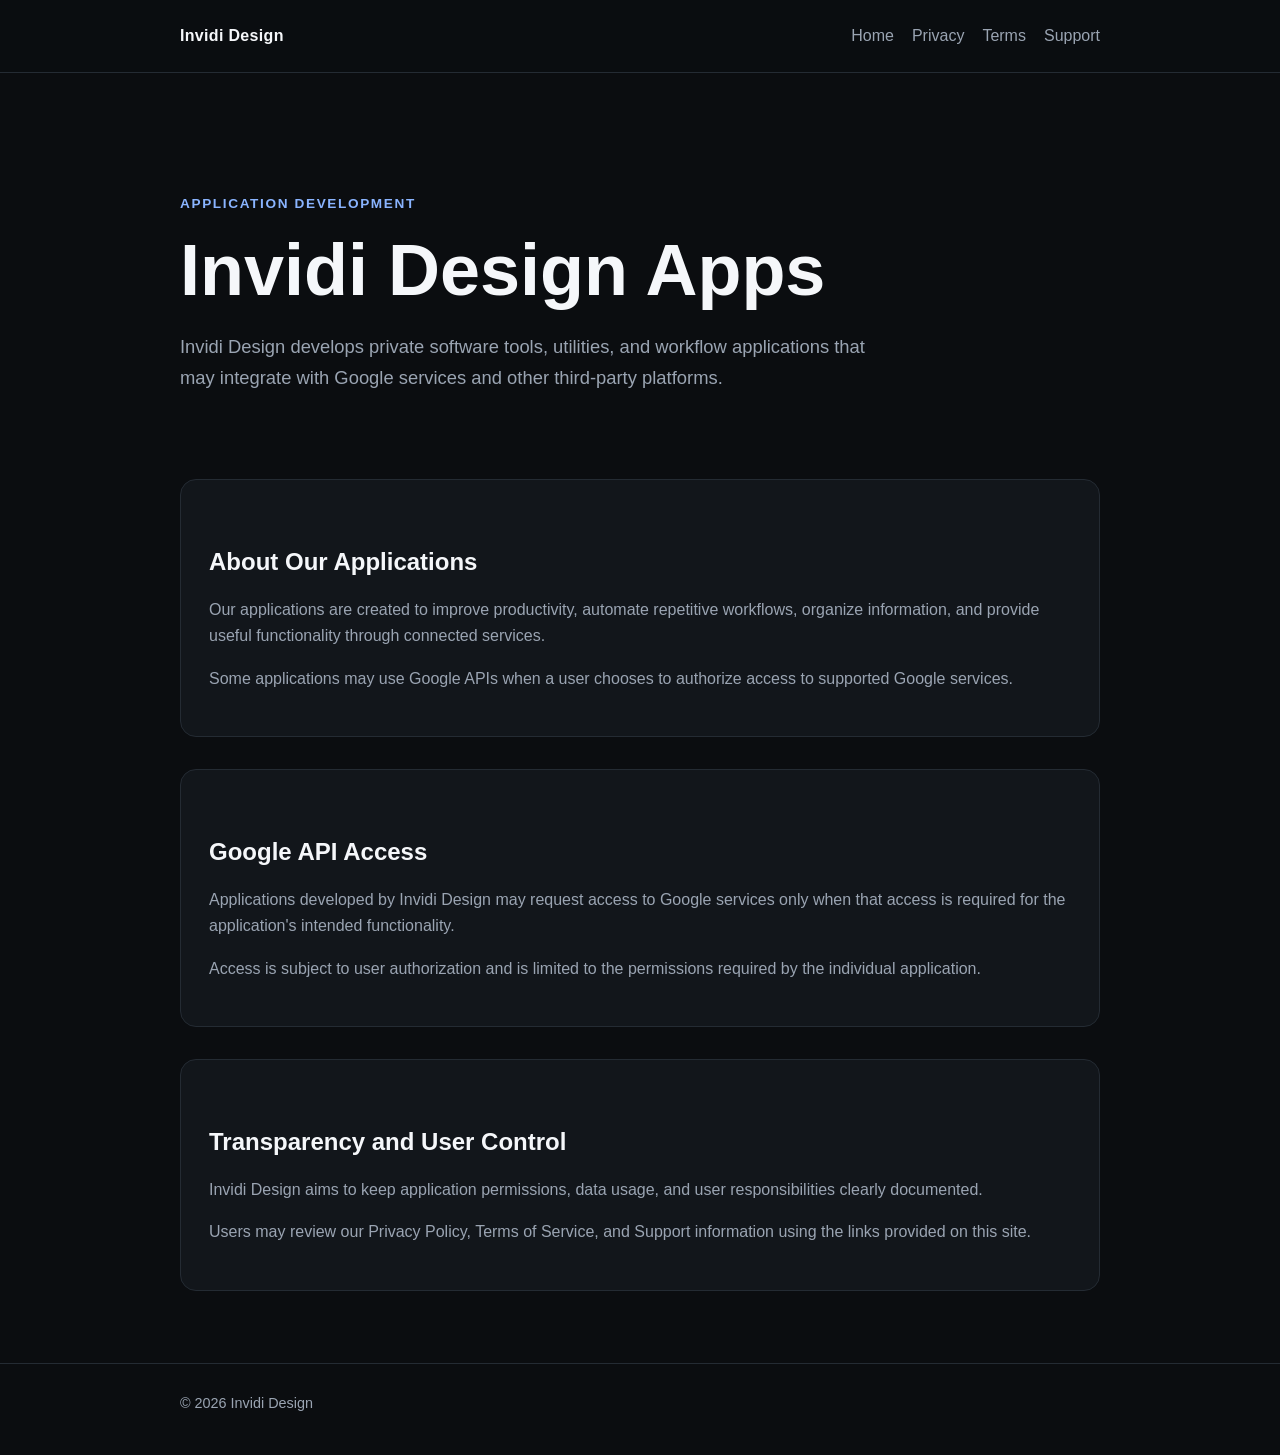
<file: index.html>
<!DOCTYPE html>
<html lang="en">
<head>
  <meta charset="UTF-8">
  <meta name="viewport" content="width=device-width, initial-scale=1.0">

  <title>Invidi Design Apps</title>

  <meta
    name="description"
    content="Official application and development website for Invidi Design."
  >

  <link rel="stylesheet" href="styles.css">
</head>

<body>

  <header>
    <div class="container header-inner">
      <a class="brand" href="/">Invidi Design</a>

      <nav>
        <a href="/">Home</a>
        <a href="/privacy.html">Privacy</a>
        <a href="/terms.html">Terms</a>
        <a href="/support.html">Support</a>
      </nav>
    </div>
  </header>

  <main>
    <div class="container">

      <section class="hero">
        <div class="eyebrow">Application Development</div>

        <h1>Invidi Design Apps</h1>

        <p class="lead">
          Invidi Design develops private software tools, utilities,
          and workflow applications that may integrate with Google
          services and other third-party platforms.
        </p>
      </section>

      <section class="card">
        <h2>About Our Applications</h2>

        <p>
          Our applications are created to improve productivity,
          automate repetitive workflows, organize information,
          and provide useful functionality through connected services.
        </p>

        <p>
          Some applications may use Google APIs when a user chooses
          to authorize access to supported Google services.
        </p>
      </section>

      <section class="card">
        <h2>Google API Access</h2>

        <p>
          Applications developed by Invidi Design may request access
          to Google services only when that access is required for
          the application's intended functionality.
        </p>

        <p>
          Access is subject to user authorization and is limited to
          the permissions required by the individual application.
        </p>
      </section>

      <section class="card">
        <h2>Transparency and User Control</h2>

        <p>
          Invidi Design aims to keep application permissions,
          data usage, and user responsibilities clearly documented.
        </p>

        <p>
          Users may review our Privacy Policy, Terms of Service,
          and Support information using the links provided on this site.
        </p>
      </section>

    </div>
  </main>

  <footer>
    <div class="container">
      © 2026 Invidi Design
    </div>
  </footer>

</body>
</html>
</file>
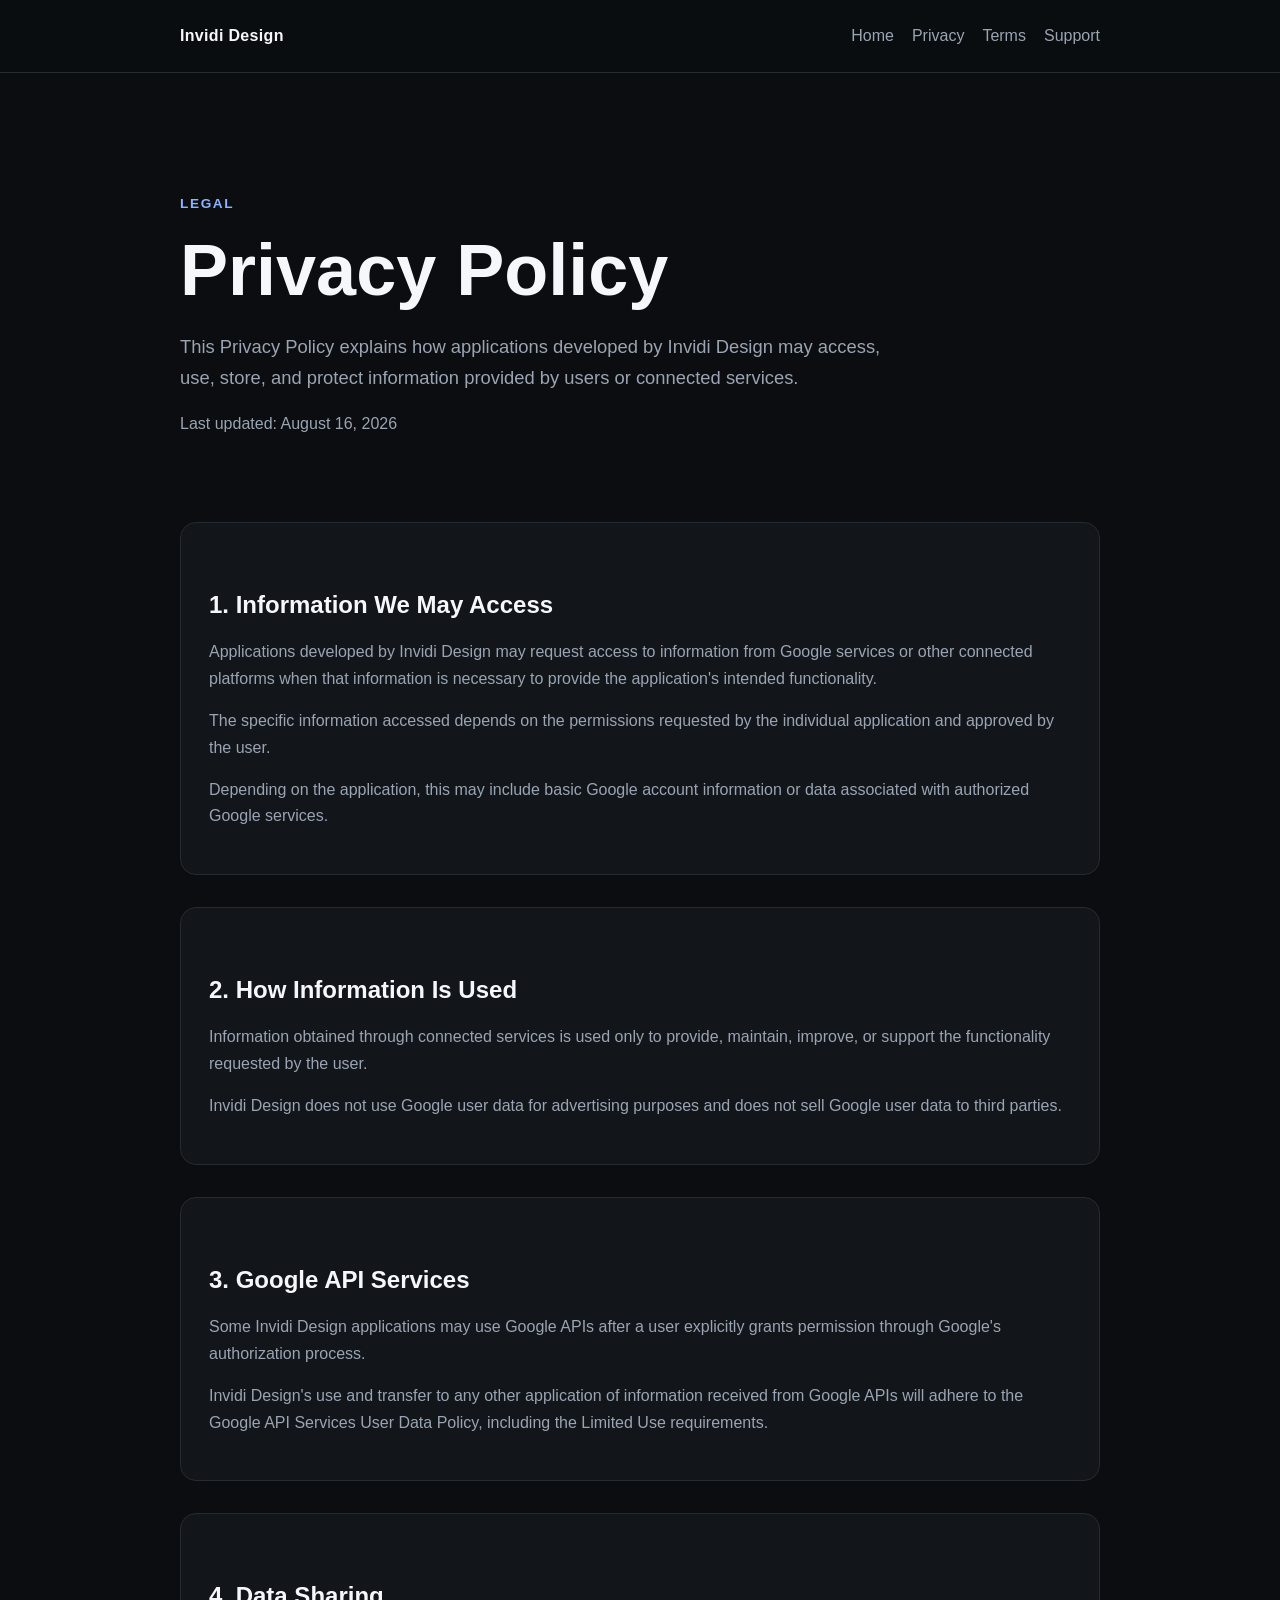
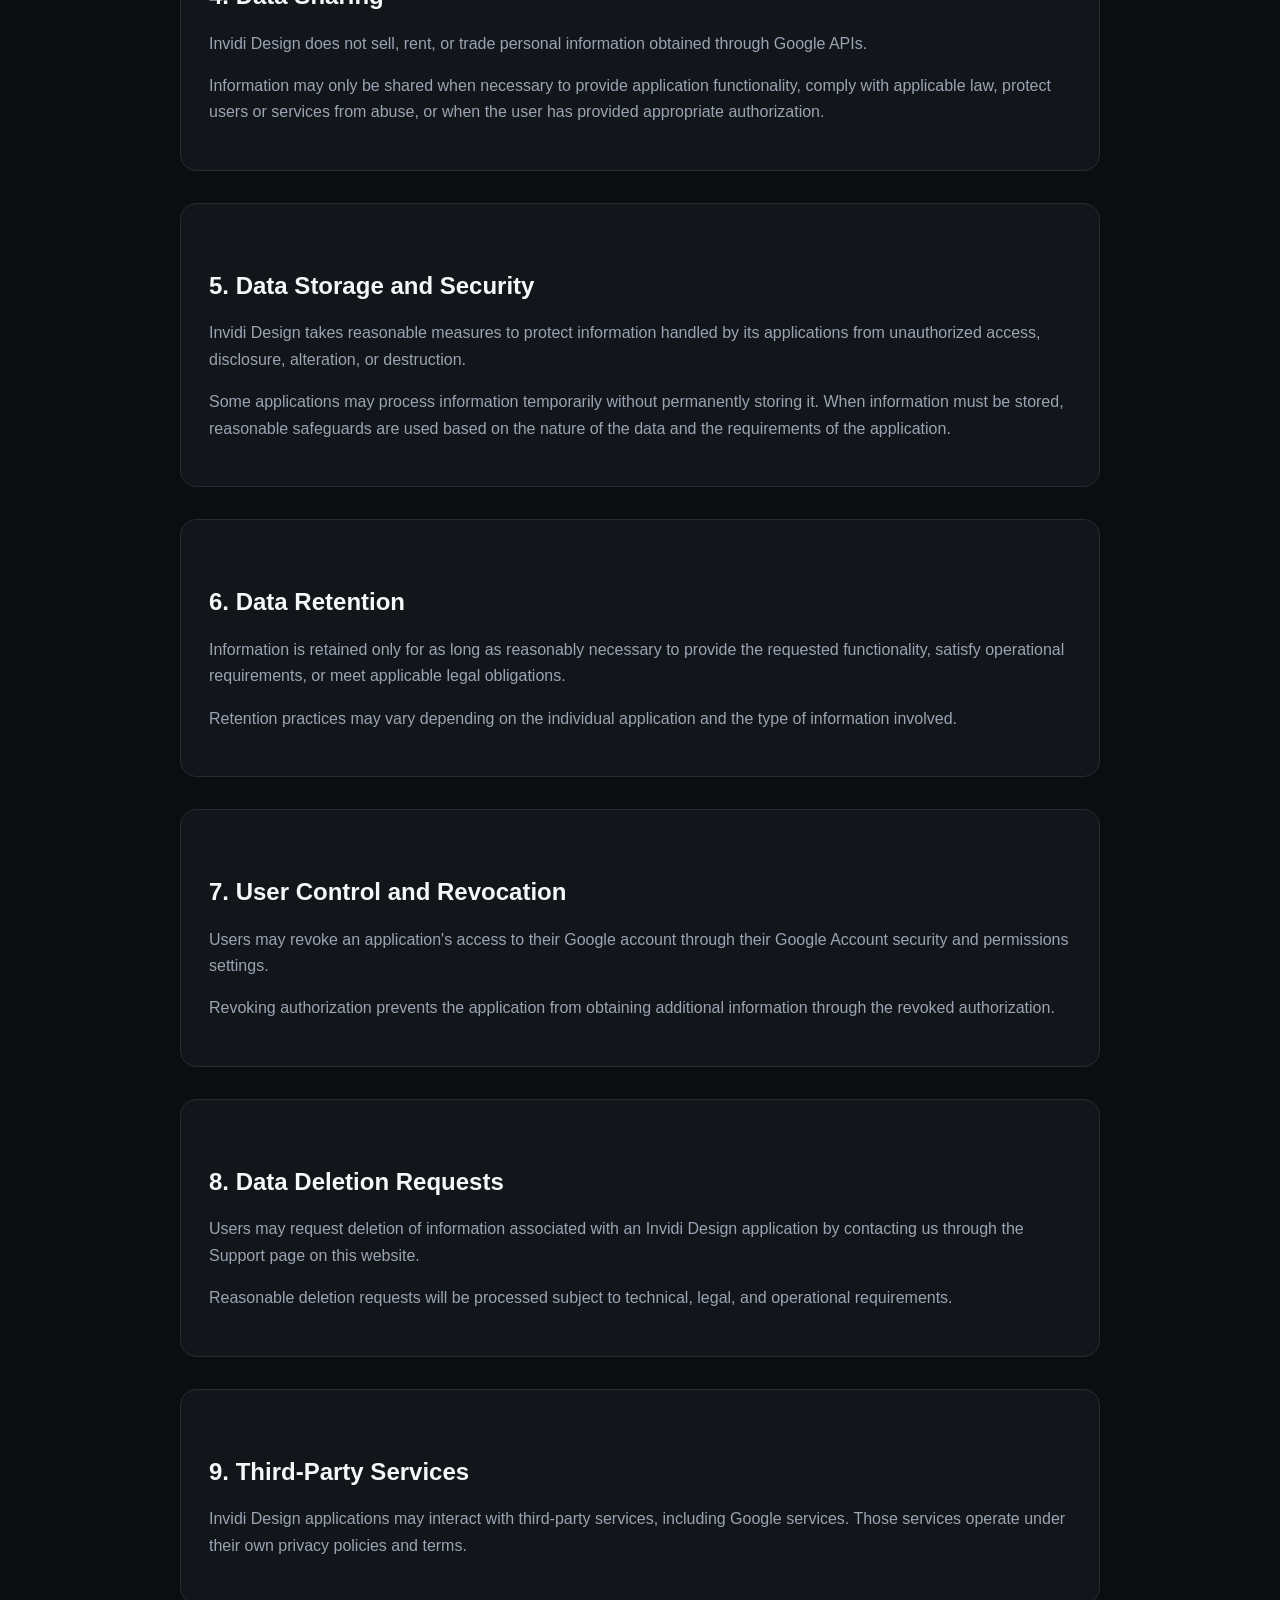
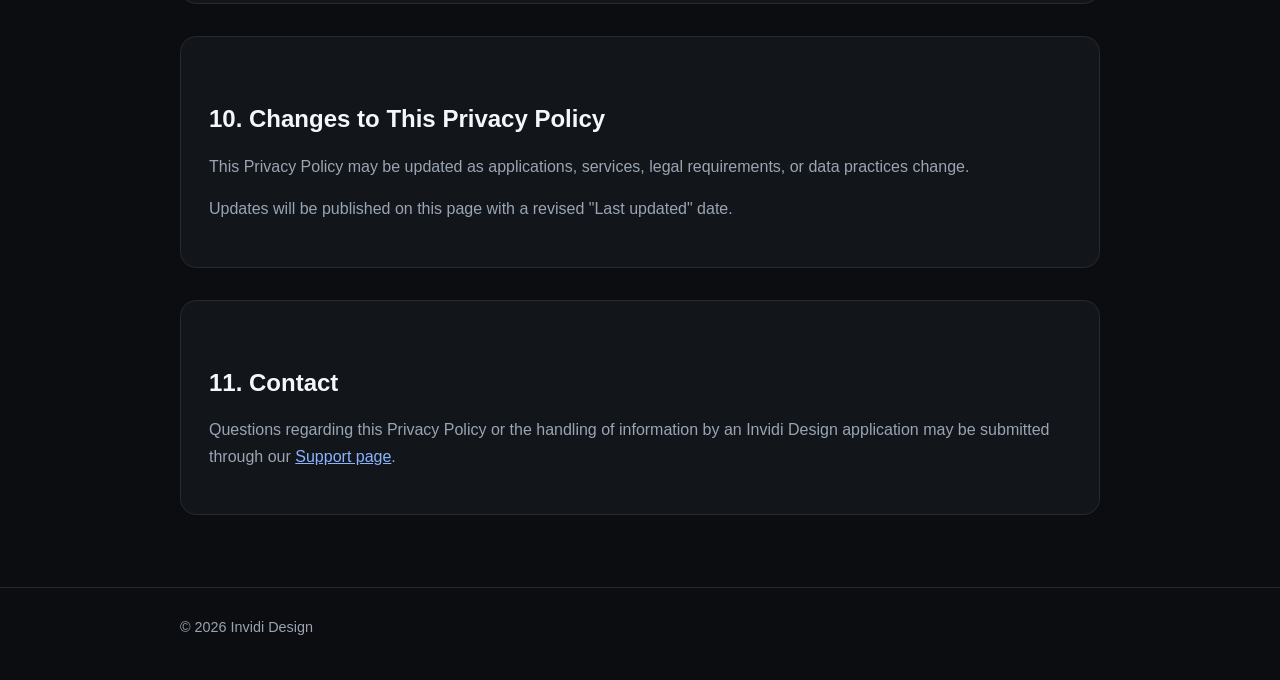
<file: privacy.html>
<!DOCTYPE html>
<html lang="en">
<head>
  <meta charset="UTF-8">
  <meta name="viewport" content="width=device-width, initial-scale=1.0">

  <title>Privacy Policy | Invidi Design</title>

  <meta
    name="description"
    content="Privacy Policy for applications and services developed by Invidi Design."
  >

  <link rel="stylesheet" href="styles.css">
</head>

<body>

  <header>
    <div class="container header-inner">
      <a class="brand" href="/">Invidi Design</a>

      <nav>
        <a href="/">Home</a>
        <a href="/privacy.html">Privacy</a>
        <a href="/terms.html">Terms</a>
        <a href="/support.html">Support</a>
      </nav>
    </div>
  </header>

  <main>
    <div class="container">

      <section class="hero">
        <div class="eyebrow">Legal</div>

        <h1>Privacy Policy</h1>

        <p class="lead">
          This Privacy Policy explains how applications developed by
          Invidi Design may access, use, store, and protect information
          provided by users or connected services.
        </p>

        <p>
          Last updated: August 16, 2026
        </p>
      </section>

      <section class="card">
        <h2>1. Information We May Access</h2>

        <p>
          Applications developed by Invidi Design may request access to
          information from Google services or other connected platforms
          when that information is necessary to provide the application's
          intended functionality.
        </p>

        <p>
          The specific information accessed depends on the permissions
          requested by the individual application and approved by the user.
        </p>

        <p>
          Depending on the application, this may include basic Google
          account information or data associated with authorized Google
          services.
        </p>
      </section>

      <section class="card">
        <h2>2. How Information Is Used</h2>

        <p>
          Information obtained through connected services is used only
          to provide, maintain, improve, or support the functionality
          requested by the user.
        </p>

        <p>
          Invidi Design does not use Google user data for advertising
          purposes and does not sell Google user data to third parties.
        </p>
      </section>

      <section class="card">
        <h2>3. Google API Services</h2>

        <p>
          Some Invidi Design applications may use Google APIs after a
          user explicitly grants permission through Google's authorization
          process.
        </p>

        <p>
          Invidi Design's use and transfer to any other application of
          information received from Google APIs will adhere to the
          Google API Services User Data Policy, including the Limited
          Use requirements.
        </p>
      </section>

      <section class="card">
        <h2>4. Data Sharing</h2>

        <p>
          Invidi Design does not sell, rent, or trade personal information
          obtained through Google APIs.
        </p>

        <p>
          Information may only be shared when necessary to provide
          application functionality, comply with applicable law, protect
          users or services from abuse, or when the user has provided
          appropriate authorization.
        </p>
      </section>

      <section class="card">
        <h2>5. Data Storage and Security</h2>

        <p>
          Invidi Design takes reasonable measures to protect information
          handled by its applications from unauthorized access, disclosure,
          alteration, or destruction.
        </p>

        <p>
          Some applications may process information temporarily without
          permanently storing it. When information must be stored,
          reasonable safeguards are used based on the nature of the data
          and the requirements of the application.
        </p>
      </section>

      <section class="card">
        <h2>6. Data Retention</h2>

        <p>
          Information is retained only for as long as reasonably necessary
          to provide the requested functionality, satisfy operational
          requirements, or meet applicable legal obligations.
        </p>

        <p>
          Retention practices may vary depending on the individual
          application and the type of information involved.
        </p>
      </section>

      <section class="card">
        <h2>7. User Control and Revocation</h2>

        <p>
          Users may revoke an application's access to their Google account
          through their Google Account security and permissions settings.
        </p>

        <p>
          Revoking authorization prevents the application from obtaining
          additional information through the revoked authorization.
        </p>
      </section>

      <section class="card">
        <h2>8. Data Deletion Requests</h2>

        <p>
          Users may request deletion of information associated with an
          Invidi Design application by contacting us through the Support
          page on this website.
        </p>

        <p>
          Reasonable deletion requests will be processed subject to
          technical, legal, and operational requirements.
        </p>
      </section>

      <section class="card">
        <h2>9. Third-Party Services</h2>

        <p>
          Invidi Design applications may interact with third-party services,
          including Google services. Those services operate under their
          own privacy policies and terms.
        </p>
      </section>

      <section class="card">
        <h2>10. Changes to This Privacy Policy</h2>

        <p>
          This Privacy Policy may be updated as applications, services,
          legal requirements, or data practices change.
        </p>

        <p>
          Updates will be published on this page with a revised
          "Last updated" date.
        </p>
      </section>

      <section class="card">
        <h2>11. Contact</h2>

        <p>
          Questions regarding this Privacy Policy or the handling of
          information by an Invidi Design application may be submitted
          through our <a href="/support.html">Support page</a>.
        </p>
      </section>

    </div>
  </main>

  <footer>
    <div class="container">
      © 2026 Invidi Design
    </div>
  </footer>

</body>
</html>
</file>
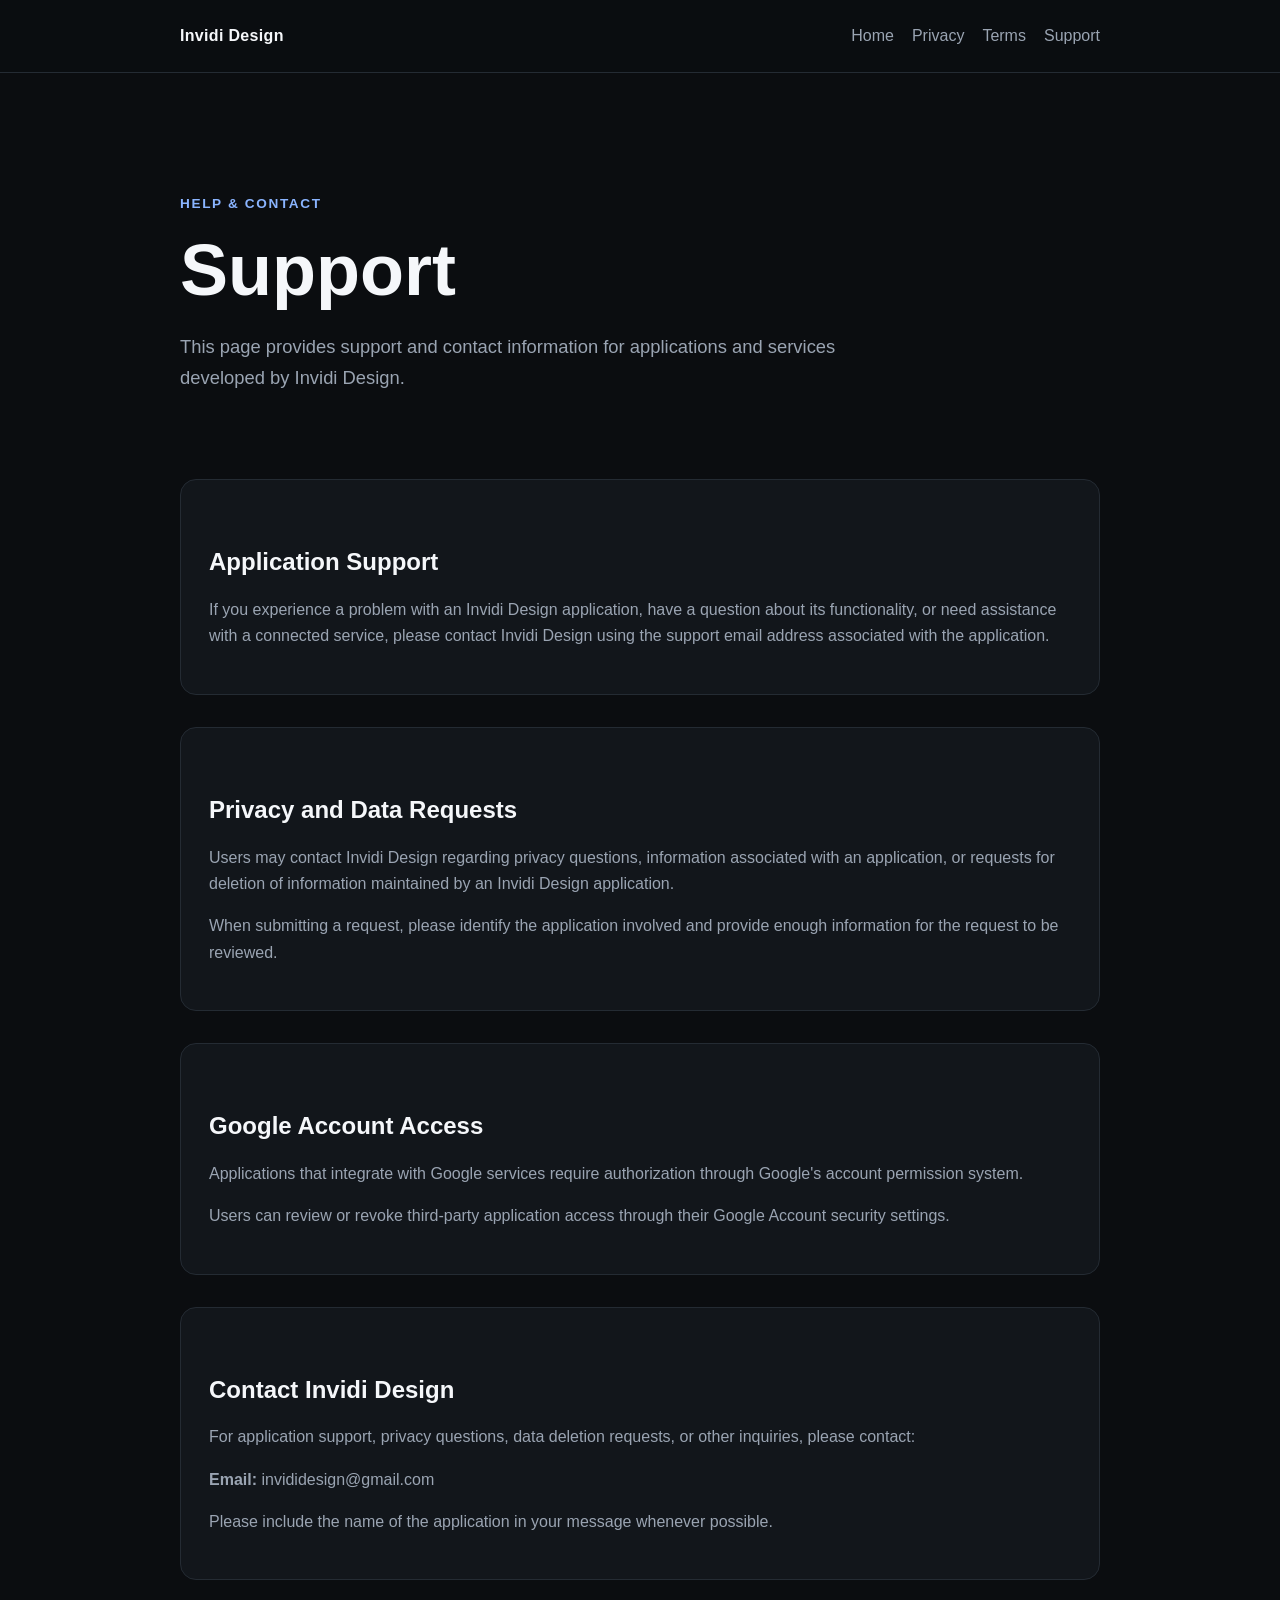
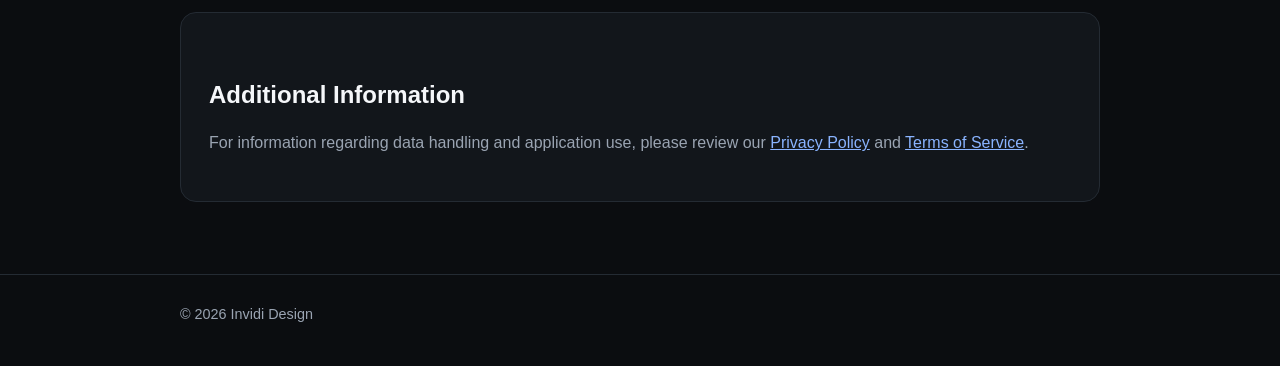
<file: support.html>
<!DOCTYPE html>
<html lang="en">
<head>
  <meta charset="UTF-8">
  <meta name="viewport" content="width=device-width, initial-scale=1.0">

  <title>Support | Invidi Design</title>

  <meta
    name="description"
    content="Support information for applications and services developed by Invidi Design."
  >

  <link rel="stylesheet" href="styles.css">
</head>

<body>

  <header>
    <div class="container header-inner">
      <a class="brand" href="/">Invidi Design</a>

      <nav>
        <a href="/">Home</a>
        <a href="/privacy.html">Privacy</a>
        <a href="/terms.html">Terms</a>
        <a href="/support.html">Support</a>
      </nav>
    </div>
  </header>

  <main>
    <div class="container">

      <section class="hero">
        <div class="eyebrow">Help & Contact</div>

        <h1>Support</h1>

        <p class="lead">
          This page provides support and contact information for
          applications and services developed by Invidi Design.
        </p>
      </section>

      <section class="card">
        <h2>Application Support</h2>

        <p>
          If you experience a problem with an Invidi Design application,
          have a question about its functionality, or need assistance
          with a connected service, please contact Invidi Design using
          the support email address associated with the application.
        </p>
      </section>

      <section class="card">
        <h2>Privacy and Data Requests</h2>

        <p>
          Users may contact Invidi Design regarding privacy questions,
          information associated with an application, or requests for
          deletion of information maintained by an Invidi Design
          application.
        </p>

        <p>
          When submitting a request, please identify the application
          involved and provide enough information for the request to
          be reviewed.
        </p>
      </section>

      <section class="card">
        <h2>Google Account Access</h2>

        <p>
          Applications that integrate with Google services require
          authorization through Google's account permission system.
        </p>

        <p>
          Users can review or revoke third-party application access
          through their Google Account security settings.
        </p>
      </section>

      <section class="card">
        <h2>Contact Invidi Design</h2>

        <p>
          For application support, privacy questions, data deletion
          requests, or other inquiries, please contact:
        </p>

        <p>
          <strong>Email:</strong>
          invididesign@gmail.com
        </p>

        <p>
          Please include the name of the application in your message
          whenever possible.
        </p>
      </section>

      <section class="card">
        <h2>Additional Information</h2>

        <p>
          For information regarding data handling and application use,
          please review our
          <a href="/privacy.html">Privacy Policy</a>
          and
          <a href="/terms.html">Terms of Service</a>.
        </p>
      </section>

    </div>
  </main>

  <footer>
    <div class="container">
      © 2026 Invidi Design
    </div>
  </footer>

</body>
</html>
</file>
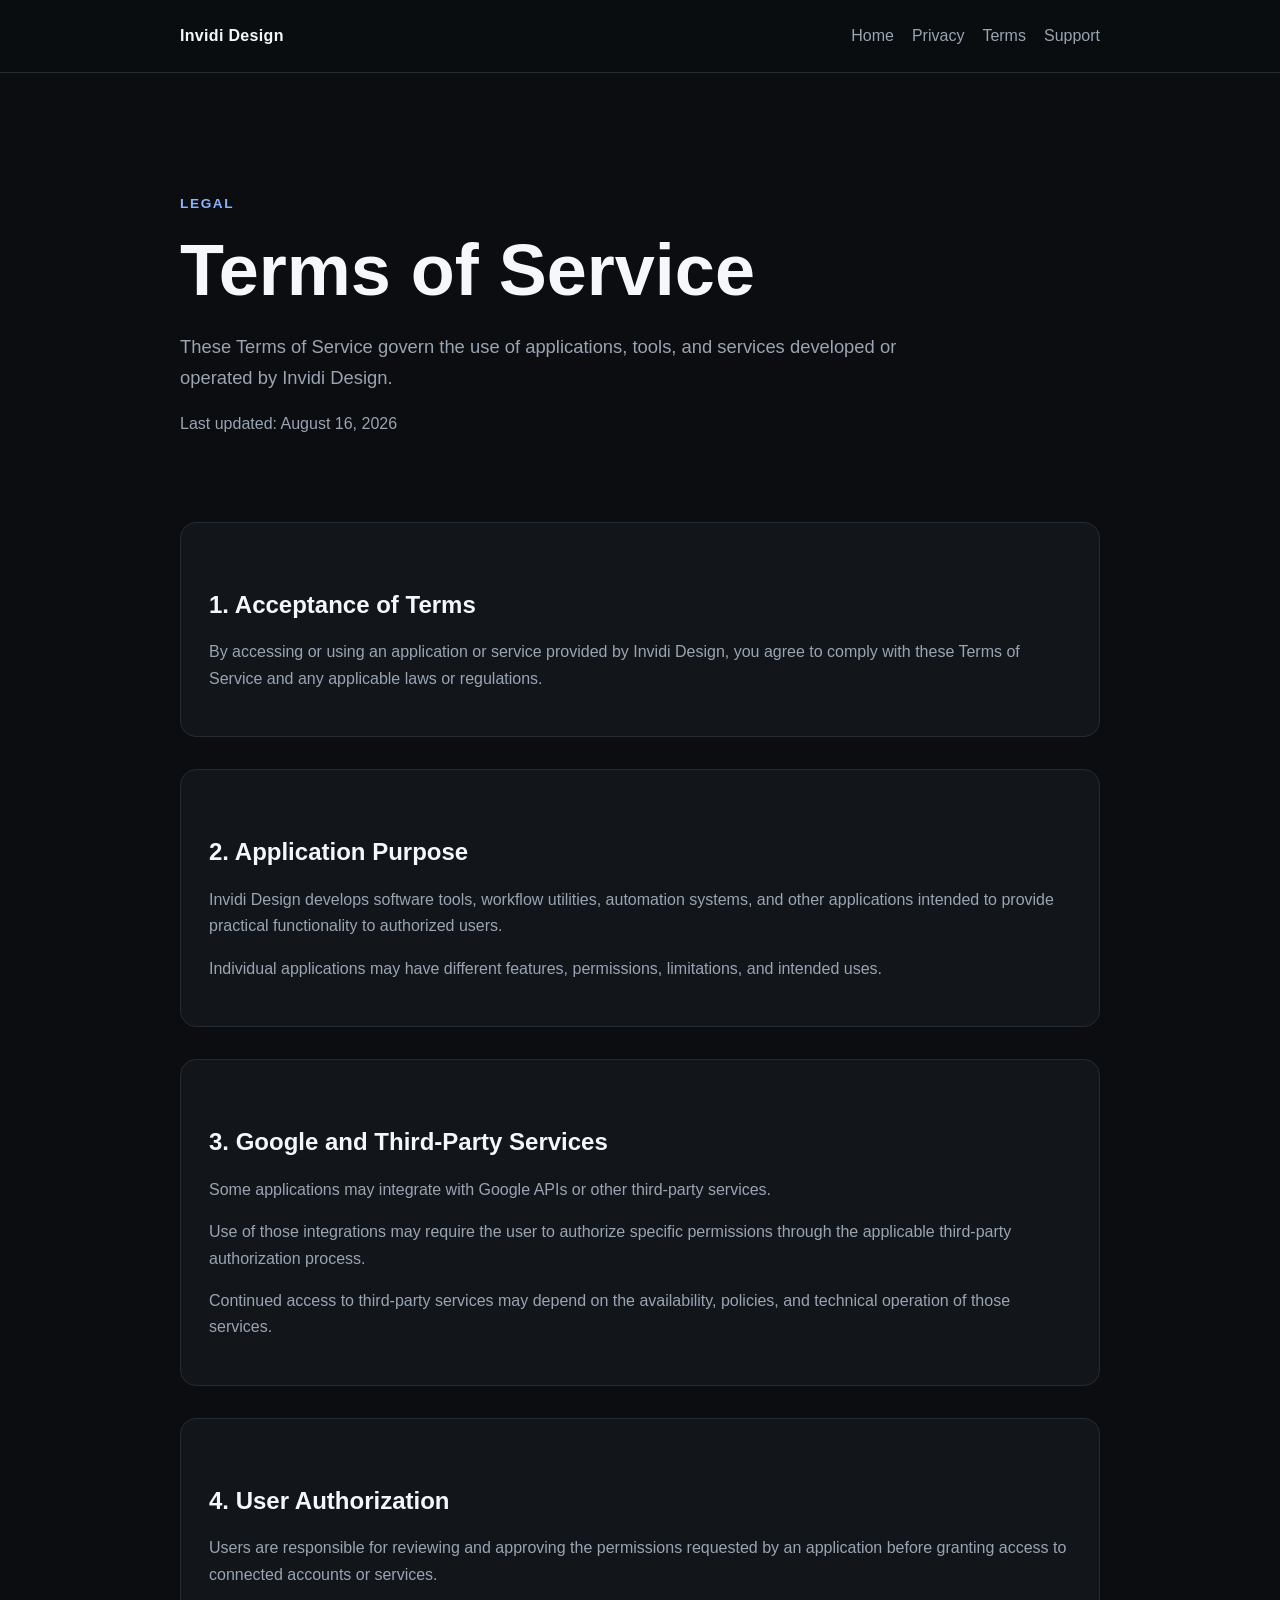
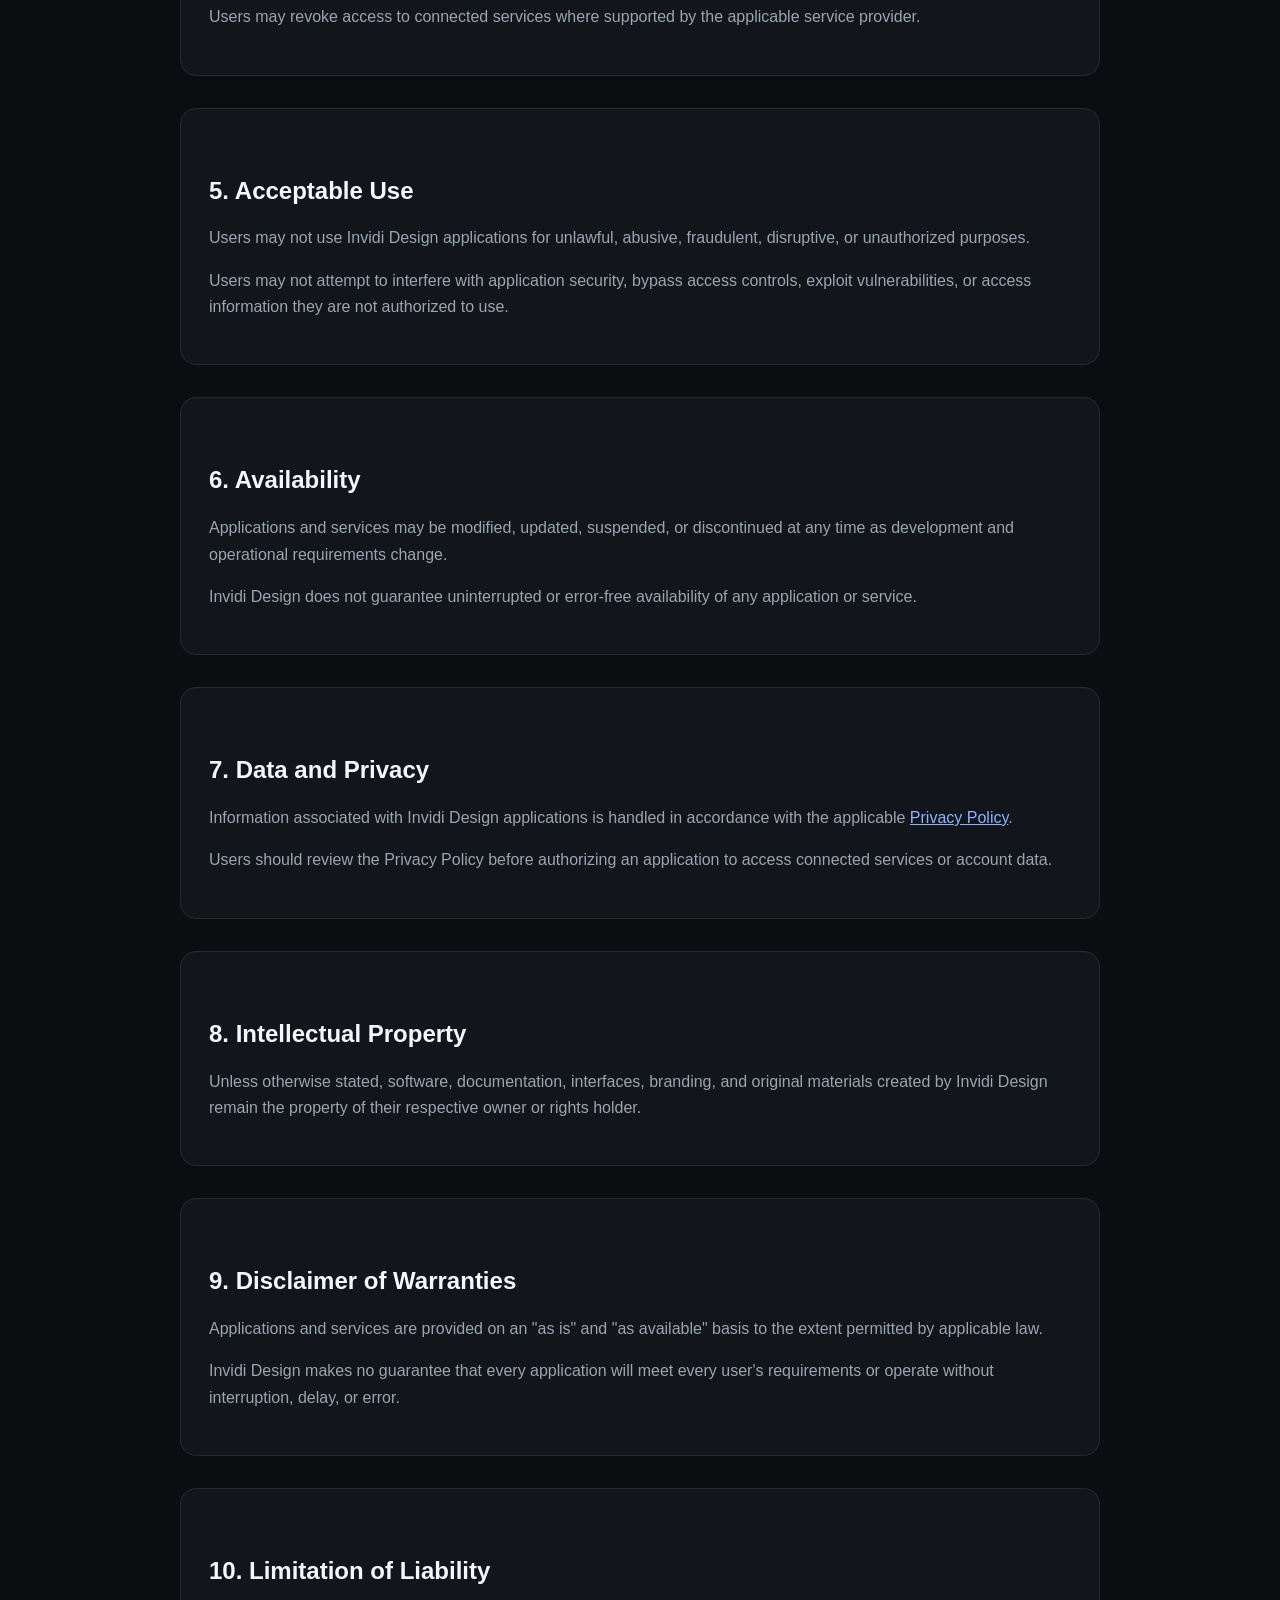
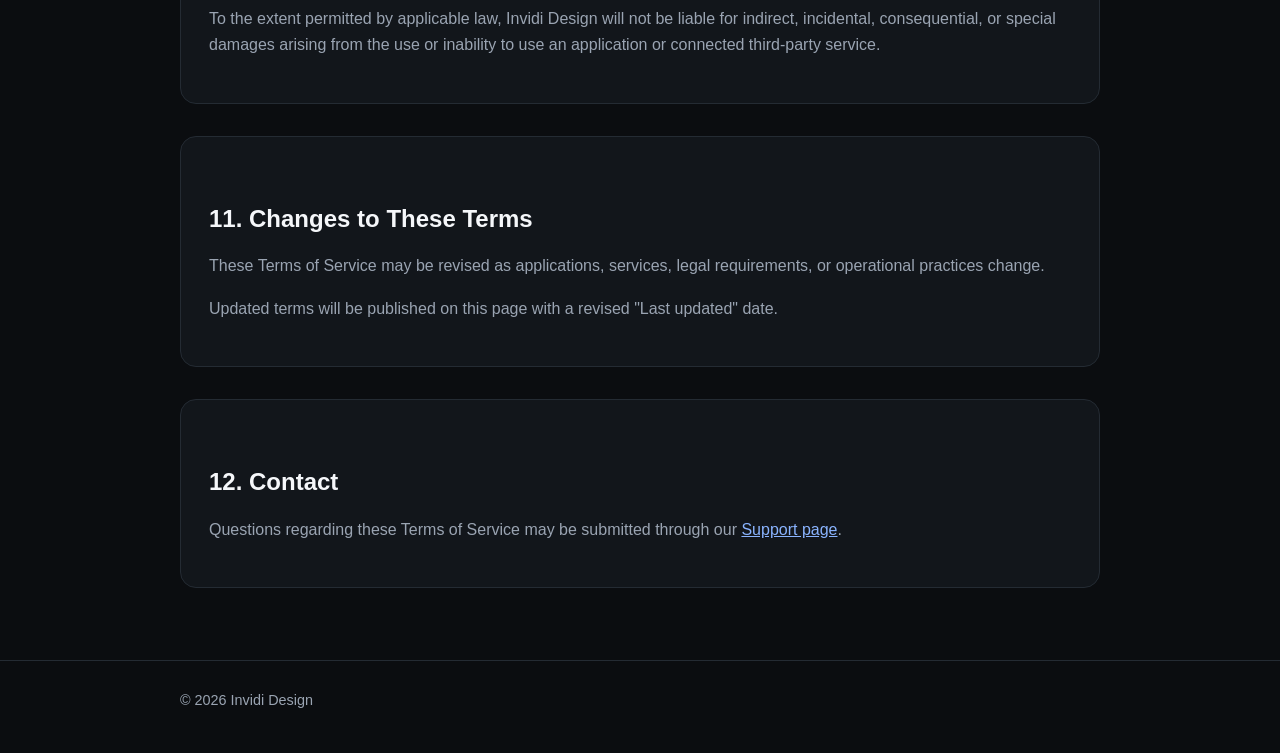
<file: terms.html>
<!DOCTYPE html>
<html lang="en">
<head>
  <meta charset="UTF-8">
  <meta name="viewport" content="width=device-width, initial-scale=1.0">

  <title>Terms of Service | Invidi Design</title>

  <meta
    name="description"
    content="Terms of Service for applications and services developed by Invidi Design."
  >

  <link rel="stylesheet" href="styles.css">
</head>

<body>

  <header>
    <div class="container header-inner">
      <a class="brand" href="/">Invidi Design</a>

      <nav>
        <a href="/">Home</a>
        <a href="/privacy.html">Privacy</a>
        <a href="/terms.html">Terms</a>
        <a href="/support.html">Support</a>
      </nav>
    </div>
  </header>

  <main>
    <div class="container">

      <section class="hero">
        <div class="eyebrow">Legal</div>

        <h1>Terms of Service</h1>

        <p class="lead">
          These Terms of Service govern the use of applications,
          tools, and services developed or operated by Invidi Design.
        </p>

        <p>
          Last updated: August 16, 2026
        </p>
      </section>

      <section class="card">
        <h2>1. Acceptance of Terms</h2>

        <p>
          By accessing or using an application or service provided by
          Invidi Design, you agree to comply with these Terms of Service
          and any applicable laws or regulations.
        </p>
      </section>

      <section class="card">
        <h2>2. Application Purpose</h2>

        <p>
          Invidi Design develops software tools, workflow utilities,
          automation systems, and other applications intended to provide
          practical functionality to authorized users.
        </p>

        <p>
          Individual applications may have different features,
          permissions, limitations, and intended uses.
        </p>
      </section>

      <section class="card">
        <h2>3. Google and Third-Party Services</h2>

        <p>
          Some applications may integrate with Google APIs or other
          third-party services.
        </p>

        <p>
          Use of those integrations may require the user to authorize
          specific permissions through the applicable third-party
          authorization process.
        </p>

        <p>
          Continued access to third-party services may depend on the
          availability, policies, and technical operation of those
          services.
        </p>
      </section>

      <section class="card">
        <h2>4. User Authorization</h2>

        <p>
          Users are responsible for reviewing and approving the
          permissions requested by an application before granting access
          to connected accounts or services.
        </p>

        <p>
          Users may revoke access to connected services where supported
          by the applicable service provider.
        </p>
      </section>

      <section class="card">
        <h2>5. Acceptable Use</h2>

        <p>
          Users may not use Invidi Design applications for unlawful,
          abusive, fraudulent, disruptive, or unauthorized purposes.
        </p>

        <p>
          Users may not attempt to interfere with application security,
          bypass access controls, exploit vulnerabilities, or access
          information they are not authorized to use.
        </p>
      </section>

      <section class="card">
        <h2>6. Availability</h2>

        <p>
          Applications and services may be modified, updated, suspended,
          or discontinued at any time as development and operational
          requirements change.
        </p>

        <p>
          Invidi Design does not guarantee uninterrupted or error-free
          availability of any application or service.
        </p>
      </section>

      <section class="card">
        <h2>7. Data and Privacy</h2>

        <p>
          Information associated with Invidi Design applications is
          handled in accordance with the applicable
          <a href="/privacy.html">Privacy Policy</a>.
        </p>

        <p>
          Users should review the Privacy Policy before authorizing an
          application to access connected services or account data.
        </p>
      </section>

      <section class="card">
        <h2>8. Intellectual Property</h2>

        <p>
          Unless otherwise stated, software, documentation, interfaces,
          branding, and original materials created by Invidi Design remain
          the property of their respective owner or rights holder.
        </p>
      </section>

      <section class="card">
        <h2>9. Disclaimer of Warranties</h2>

        <p>
          Applications and services are provided on an "as is" and
          "as available" basis to the extent permitted by applicable law.
        </p>

        <p>
          Invidi Design makes no guarantee that every application will
          meet every user's requirements or operate without interruption,
          delay, or error.
        </p>
      </section>

      <section class="card">
        <h2>10. Limitation of Liability</h2>

        <p>
          To the extent permitted by applicable law, Invidi Design will
          not be liable for indirect, incidental, consequential, or
          special damages arising from the use or inability to use an
          application or connected third-party service.
        </p>
      </section>

      <section class="card">
        <h2>11. Changes to These Terms</h2>

        <p>
          These Terms of Service may be revised as applications,
          services, legal requirements, or operational practices change.
        </p>

        <p>
          Updated terms will be published on this page with a revised
          "Last updated" date.
        </p>
      </section>

      <section class="card">
        <h2>12. Contact</h2>

        <p>
          Questions regarding these Terms of Service may be submitted
          through our <a href="/support.html">Support page</a>.
        </p>
      </section>

    </div>
  </main>

  <footer>
    <div class="container">
      © 2026 Invidi Design
    </div>
  </footer>

</body>
</html>
</file>
<file: styles.css>
:root {
  --bg: #0b0d10;
  --panel: #12161b;
  --text: #f5f7fa;
  --muted: #9aa4b2;
  --line: #242b33;
  --accent: #8ab4ff;
}

* {
  box-sizing: border-box;
}

body {
  margin: 0;
  font-family: Inter, Arial, sans-serif;
  background: var(--bg);
  color: var(--text);
  line-height: 1.65;
}

.container {
  width: min(920px, calc(100% - 40px));
  margin: 0 auto;
}

header {
  border-bottom: 1px solid var(--line);
  background: rgba(11, 13, 16, 0.96);
}

.header-inner {
  display: flex;
  justify-content: space-between;
  align-items: center;
  min-height: 72px;
  gap: 24px;
}

.brand {
  color: var(--text);
  text-decoration: none;
  font-weight: 700;
  letter-spacing: 0.02em;
}

nav {
  display: flex;
  gap: 18px;
  flex-wrap: wrap;
}

nav a {
  color: var(--muted);
  text-decoration: none;
}

nav a:hover {
  color: var(--text);
}

main {
  padding: 72px 0;
}

.hero {
  padding: 48px 0 36px;
}

.eyebrow {
  color: var(--accent);
  font-size: 0.85rem;
  font-weight: 700;
  letter-spacing: 0.12em;
  text-transform: uppercase;
}

h1,
h2 {
  line-height: 1.2;
}

h1 {
  font-size: clamp(2.2rem, 6vw, 4.5rem);
  margin: 12px 0 18px;
}

h2 {
  margin-top: 40px;
}

p,
li {
  color: var(--muted);
}

.lead {
  font-size: 1.15rem;
  max-width: 720px;
}

.card {
  margin-top: 32px;
  padding: 28px;
  border: 1px solid var(--line);
  background: var(--panel);
  border-radius: 16px;
}

a {
  color: var(--accent);
}

footer {
  border-top: 1px solid var(--line);
  padding: 28px 0 40px;
  color: var(--muted);
  font-size: 0.9rem;
}

@media (max-width: 700px) {
  .header-inner {
    align-items: flex-start;
    flex-direction: column;
    padding: 18px 0;
  }

  main {
    padding-top: 36px;
  }
}
</file>
